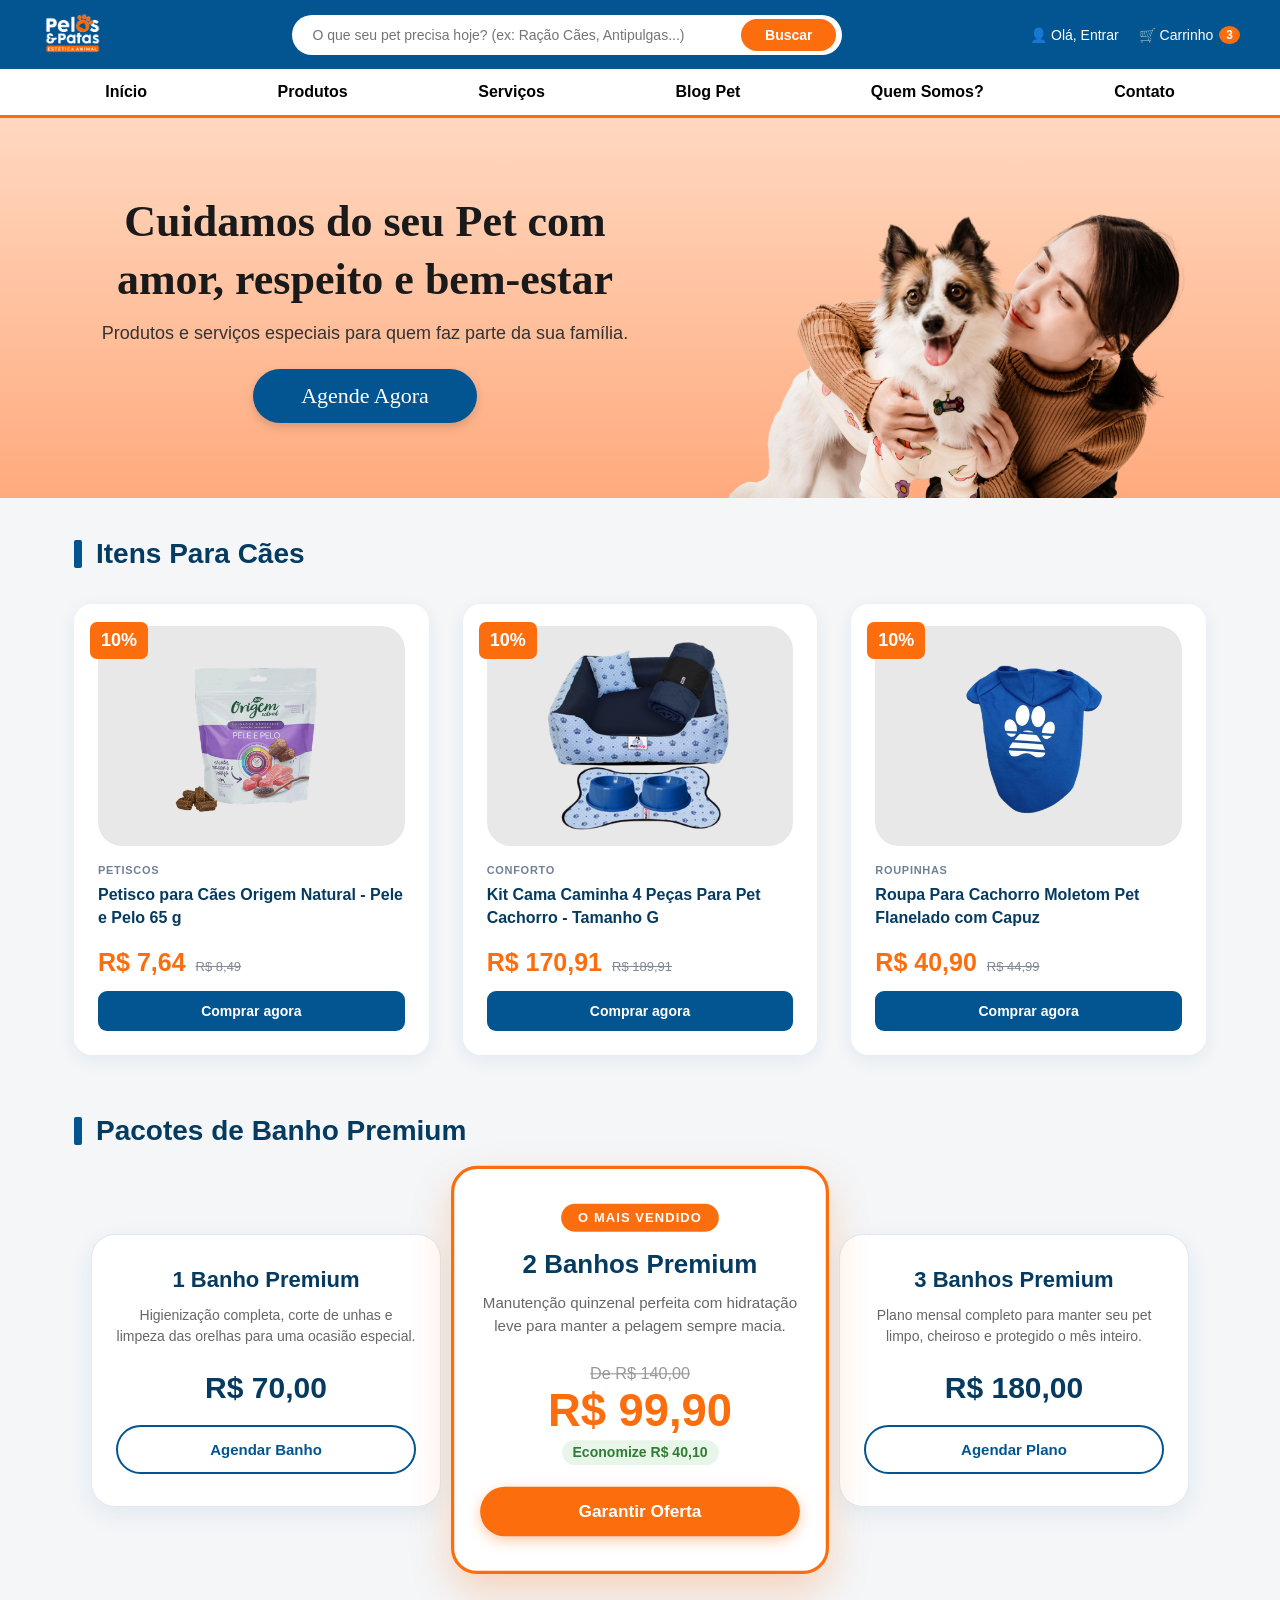
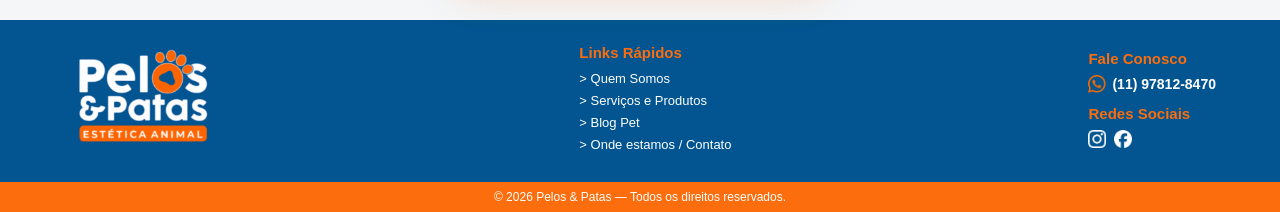
<file: index.html>
<!DOCTYPE html>
<html lang="pt-BR">
<head>
  <meta charset="UTF-8">
  <meta name="viewport" content="width=device-width, initial-scale=1.0">
  <title>Pelos e Patas - Pet Shop</title>

  <style>
    :root {
      --laranja: #fb6d0d;
      --azul: #025590;
      --azul-escuro: #063b61;
      --cinza-texto: #666;
      --cinza-claro: #f4f6f8;
      --branco: #ffffff;

      /* TÓPICO 7 - Cores semânticas */
      --cor-sucesso: #2e7d32;
      --cor-aviso: #996000;
      --cor-erro: #b42318;
    }

    * {
      box-sizing: border-box;
      margin: 0;
      padding: 0;
    }

    /* TÓPICO 3 - Scroll suave */
    html {
      scroll-behavior: smooth;
    }

    body {
      font-family: Arial, sans-serif;
      background: var(--cinza-claro);
      color: var(--azul-escuro);
      overflow-x: hidden;

      /* AJUSTE: Remove o espaço entre header e banner */
      padding-top: 118px;
    }

    section[id],
    main[id],
    footer[id] {
      scroll-margin-top: 135px;
    }

    /* HEADER FIXO NO TOPO */
    .fixed-header {
      position: fixed;
      top: 0;
      left: 0;
      width: 100%;
      z-index: 1000;

      /* AJUSTE: Remove a sombra que separava o banner */
      box-shadow: none;
    }

    /* BARRA SUPERIOR */
    .top-bar {
      background-color: var(--azul);
      color: var(--branco);
      padding: 12px 40px;
      display: flex;
      align-items: center;
      justify-content: space-between;
      gap: 20px;
    }

    .logo {
      display: flex;
      align-items: center;
      text-decoration: none;
    }

    .logo img {
      height: 45px;
      width: auto;
      object-fit: contain;
    }

    .search-box {
      background: var(--branco);
      border-radius: 30px;
      padding: 4px 6px 4px 20px;
      display: flex;
      align-items: center;
      width: 100%;
      max-width: 550px;
    }

    .search-box input {
      border: none;
      outline: none;
      width: 100%;
      font-size: 14px;
      color: var(--cinza-texto);
    }

    .search-box button {
      background: var(--laranja);
      color: var(--branco);
      border: none;
      padding: 8px 24px;
      border-radius: 20px;
      font-weight: bold;
      cursor: pointer;
      font-size: 14px;
    }

    .user-actions {
      display: flex;
      align-items: center;
      gap: 20px;
      font-size: 14px;
      white-space: nowrap;
    }

    .user-actions a {
      color: var(--branco);
      text-decoration: none;
      display: flex;
      align-items: center;
      gap: 6px;
    }

    .cart-badge {
      background: var(--laranja);
      color: var(--branco);
      border-radius: 50%;
      padding: 2px 7px;
      font-size: 12px;
      font-weight: bold;
    }

    /* MENU DE NAVEGAÇÃO */
    .sub-nav {
      background: var(--branco);
      display: flex;
      justify-content: space-around;
      padding: 14px 40px;
      border-bottom: 3px solid var(--laranja);
    }

    .sub-nav a {
      color: #000;
      text-decoration: none;
      font-weight: bold;
      font-size: 16px;
      transition: color 0.2s ease;
    }

    .sub-nav a:hover {
      color: var(--laranja);
    }

    /* HERO SECTION */
    .hero {
      background: linear-gradient(
        180deg,
        #ffd8c0 0%,
        #ffaa7d 100%
      );
      position: relative;
      display: flex;
      justify-content: center;
      align-items: flex-end;
      height: 380px;
      padding: 0 40px;
      overflow: hidden;
    }

    .hero-container {
      max-width: 1100px;
      width: 100%;
      height: 100%;
      display: flex;
      align-items: center;
      justify-content: space-between;
      position: relative;
    }

    .hero-text {
      max-width: 550px;
      text-align: center;
    }

    /* TÓPICO 6 - HIERARQUIA VISUAL */
    .hero-text h1 {
      font-family: Georgia, serif;
      font-size: 44px;
      color: #1a1a1a;
      font-weight: 700;
      line-height: 1.3;
      margin-bottom: 12px;
    }

    .hero-subtitulo {
      font-size: 18px;
      line-height: 1.5;
      color: #333;
      margin-bottom: 22px;
    }

    .btn-agende {
      display: inline-block;
      background-color: var(--azul);
      color: var(--branco);
      padding: 14px 48px;
      border: none;
      border-radius: 30px;
      font-size: 22px;
      font-family: Georgia, serif;
      cursor: pointer;
      box-shadow: 0 4px 10px rgba(0,0,0,0.15);
      transition: background 0.2s;
      text-decoration: none;
    }

    .btn-agende:hover {
      background-color: var(--azul-escuro);
    }

    .hero-image {
      position: absolute;
      right: 0;
      bottom: 0;
      display: flex;
      align-items: flex-end;
    }

    .hero-image img {
      height: 360px;
      width: auto;
      display: block;
      object-fit: contain;
      vertical-align: bottom;
    }

    /* CATÁLOGO DE PRODUTOS */
    .catalogo {
      max-width: 1180px;
      margin: 40px auto;
      padding: 0 24px;
    }

    .cabecalho {
      display: flex;
      align-items: center;
      gap: 14px;
      margin-bottom: 34px;
    }

    .marca {
      width: 8px;
      height: 28px;
      background: var(--azul);
      border-radius: 2px;
    }

    .cabecalho h2 {
      font-size: 28px;
      color: var(--azul-escuro);
    }

    .produtos {
      display: grid;
      grid-template-columns: repeat(3, 1fr);
      gap: 34px;
    }

    /* TÓPICO 6 - Cards com hierarquia visual clean */
    .card {
      position: relative;
      overflow: hidden;
      background: var(--branco);
      border-radius: 18px;
      box-shadow: 0 5px 18px rgba(2,85,144,0.08);
      transition: transform 0.2s ease,
                  box-shadow 0.2s ease;
      display: flex;
      flex-direction: column;
    }

    .card:hover {
      transform: translateY(-5px);
      box-shadow: 0 12px 26px rgba(2,85,144,0.13);
    }

    .desconto {
      position: absolute;
      top: 18px;
      left: 16px;
      z-index: 2;
      padding: 8px 11px;
      background: var(--laranja);
      color: var(--branco);
      font-size: 18px;
      font-weight: bold;
      border-radius: 7px;
    }

    .imagem-produto {
      display: flex;
      align-items: center;
      justify-content: center;
      height: 220px;
      margin: 22px 24px 0;
      background: #e8e8e8;
      border-radius: 24px;
      overflow: hidden;
      padding: 16px;
    }

    .imagem-produto img {
      width: 100%;
      height: 100%;
      object-fit: contain;
    }

    .conteudo {
      padding: 18px 24px 24px;
      display: flex;
      flex-direction: column;
      flex-grow: 1;
    }

    /* Categoria com menor destaque visual */
    .categoria {
      margin-bottom: 7px;
      color: #718096;
      font-size: 11px;
      font-weight: bold;
      text-transform: uppercase;
      letter-spacing: 0.7px;
    }

    /* Nome do produto */
    .produto-nome {
      min-height: 0;
      margin-bottom: 18px;
      color: var(--azul-escuro);
      font-size: 16px;
      font-weight: 600;
      line-height: 1.45;
    }

    /* TÓPICO 6 - Preços na mesma linha */
    .precos {
      display: flex;
      align-items: baseline;
      flex-wrap: wrap;
      gap: 10px;
      margin-top: auto;
      margin-bottom: 14px;
    }

    .preco-antigo {
      color: #808993;
      font-size: 13px;
      font-weight: normal;
      text-decoration: line-through;
    }

    .preco-atual {
      color: var(--laranja);
      font-size: 25px;
      font-weight: 700;
      line-height: 1.2;
    }

    .comprar {
      width: 100%;
      margin-top: 0;
      padding: 12px;
      border: none;
      border-radius: 9px;
      background: var(--azul);
      color: var(--branco);
      font-size: 14px;
      font-weight: bold;
      cursor: pointer;
    }

    .comprar:hover {
      background: var(--azul-escuro);
    }

    /* SEÇÃO DE SERVIÇOS */
    .servicos-section {
      max-width: 1180px;
      margin: 60px auto 40px;
      padding: 0 24px;
    }

    .servicos-grid {
      display: flex;
      align-items: center;
      justify-content: center;
      gap: 24px;
      margin-top: 20px;
    }

    .card-servico {
      background: var(--branco);
      border-radius: 24px;
      padding: 32px 24px;
      flex: 1;
      max-width: 350px;
      box-shadow: 0 8px 24px rgba(2,85,144,0.08);
      border: 1px solid #e2e8f0;
      display: flex;
      flex-direction: column;
      align-items: center;
      text-align: center;
      transition: transform 0.3s ease,
                  box-shadow 0.3s ease;
    }

    .card-servico:hover {
      transform: translateY(-5px);
    }

    .card-servico .servico-titulo {
      font-size: 22px;
      color: var(--azul-escuro);
      margin-bottom: 12px;
    }

    .card-servico .servico-descricao {
      font-size: 14px;
      color: var(--cinza-texto);
      line-height: 1.5;
      margin-bottom: 24px;
      flex-grow: 1;
    }

    .card-servico .servico-preco {
      font-size: 30px;
      font-weight: bold;
      color: var(--azul-escuro);
      margin-bottom: 20px;
    }

    .btn-servico {
      display: block;
      width: 100%;
      padding: 14px;
      border-radius: 30px;
      border: 2px solid var(--azul);
      background: transparent;
      color: var(--azul);
      font-size: 15px;
      font-weight: bold;
      text-align: center;
      text-decoration: none;
      cursor: pointer;
      transition: all 0.2s ease;
    }

    .btn-servico:hover {
      background: var(--azul);
      color: var(--branco);
    }

    /* CARD DESTAQUE */
    .card-servico.destaque {
      border: 3px solid var(--laranja);
      transform: scale(1.08);
      box-shadow: 0 16px 36px rgba(251,109,13,0.25);
      position: relative;
      z-index: 2;
    }

    .card-servico.destaque:hover {
      transform: scale(1.10);
    }

    .tag-destaque {
      background: var(--laranja);
      color: var(--branco);
      font-size: 12px;
      font-weight: bold;
      letter-spacing: 1px;
      padding: 6px 16px;
      border-radius: 20px;
      margin-bottom: 16px;
      text-transform: uppercase;
    }

    .card-servico.destaque .servico-titulo {
      font-size: 24px;
      color: var(--azul-escuro);
    }

    .preco-promocional {
      display: flex;
      flex-direction: column;
      align-items: center;
      margin-bottom: 20px;
    }

    .preco-promocional .de {
      font-size: 15px;
      color: #999;
      text-decoration: line-through;
    }

    .preco-promocional .por {
      font-size: 42px;
      font-weight: bold;
      color: var(--laranja);
      line-height: 1.1;
      margin: 4px 0;
    }

    /* TÓPICO 7 - Verde semântico para economia */
    .preco-promocional .economia {
      font-size: 13px;
      font-weight: bold;
      color: var(--cor-sucesso);
      background: #e8f5e9;
      padding: 4px 10px;
      border-radius: 12px;
    }

    .btn-servico-destaque {
      display: block;
      width: 100%;
      padding: 14px;
      border-radius: 30px;
      border: none;
      background: var(--laranja);
      color: var(--branco);
      font-size: 16px;
      font-weight: bold;
      text-align: center;
      text-decoration: none;
      cursor: pointer;
      box-shadow: 0 4px 12px rgba(251,109,13,0.35);
      transition: background 0.2s ease;
    }

    .btn-servico-destaque:hover {
      background: #e05e07;
    }

    /* RODAPÉ COMPLETO */
    .site-footer {
      background-color: var(--azul);
      color: var(--branco);
      margin-top: 60px;
    }

    .footer-content {
      max-width: 1200px;
      margin: 0 auto;
      padding: 24px;
      display: flex;
      justify-content: space-between;
      align-items: center;
      gap: 30px;
      flex-wrap: wrap;
    }

    .footer-col-logo {
      display: flex;
      flex-direction: column;
      align-items: flex-start;
    }

    .footer-logo img {
      height: auto;
      max-height: 110px;
      width: auto;
      object-fit: contain;
    }

    .footer-col h3 {
      color: var(--laranja);
      font-size: 15px;
      margin-bottom: 8px;
    }

    .footer-col ul {
      list-style: none;
    }

    .footer-col li {
      margin-bottom: 4px;
    }

    .footer-col a {
      color: var(--branco);
      text-decoration: none;
      font-size: 13px;
    }

    .footer-col a:hover {
      text-decoration: underline;
    }

    .contact-item {
      display: flex;
      align-items: center;
      gap: 6px;
      font-size: 14px;
      font-weight: bold;
      margin-bottom: 12px;
    }

    .contact-item img {
      width: 18px;
      height: 18px;
      object-fit: contain;
    }

    .social-icons {
      display: flex;
      gap: 8px;
    }

    .social-icons img {
      width: 18px;
      height: 18px;
      object-fit: contain;
    }

    .footer-bottom {
      background-color: var(--laranja);
      text-align: center;
      padding: 8px;
      font-size: 12px;
      font-weight: normal;
      color: var(--branco);
    }

    /* =============================================
       TÓPICO 8 - DESIGN RESPONSIVO
       ============================================= */

    /* Imagens fluidas */
    img {
      max-width: 100%;
    }

    /* TABLETS */
    @media (max-width: 900px) {
      .fixed-header {
        position: relative;
      }

      body {
        padding-top: 0;
      }

      section[id],
      main[id],
      footer[id] {
        scroll-margin-top: 20px;
      }

      .top-bar {
        flex-direction: column;
        padding: 12px 20px;
      }

      .sub-nav {
        flex-wrap: wrap;
        justify-content: center;
        gap: 16px;
        padding: 14px 20px;
      }

      .search-box {
        max-width: 100%;
      }

      .user-actions {
        flex-wrap: wrap;
        justify-content: center;
      }

      .hero {
        height: auto;
        padding: 32px 20px 0;
      }

      .hero-container {
        height: auto;
        flex-direction: column;
        text-align: center;
        gap: 24px;
      }

      .hero-text {
        max-width: 100%;
      }

      .hero-image {
        position: static;
        right: 0;
      }

      .hero-image img {
        height: auto;
        max-height: 280px;
        max-width: 100%;
      }

      /* Dois produtos por linha */
      .produtos {
        grid-template-columns: repeat(2, minmax(0, 1fr));
        gap: 20px;
      }

      .servicos-grid {
        flex-direction: column;
      }

      .card-servico {
        width: 100%;
        max-width: 430px;
      }

      .card-servico.destaque,
      .card-servico.destaque:hover {
        transform: none;
      }

      .footer-content {
        flex-direction: column;
        gap: 24px;
      }
    }

    /* CELULARES */
    @media (max-width: 600px) {
      .top-bar {
        padding: 14px;
      }

      .search-box input {
        min-width: 0;
      }

      .search-box button {
        padding: 8px 12px;
      }

      .hero-text h1 {
        font-size: 30px;
      }

      .hero-subtitulo {
        font-size: 16px;
      }

      .btn-agende {
        font-size: 18px;
        padding: 12px 30px;
      }

      /* Um produto por linha */
      .produtos {
        grid-template-columns: 1fr;
      }

      .cabecalho h2 {
        font-size: 24px;
      }

      .catalogo,
      .servicos-section {
        padding: 0 16px;
      }
    }
  </style>
</head>

<body>

  <!-- HEADER FIXO NO TOPO -->
  <header class="fixed-header">
    <div class="top-bar">
      <a href="#inicio" class="logo">
        <img src="assets/logo.png" alt="Pelos & Patas - Ir para início">
      </a>

      <div class="search-box">
        <input type="text" placeholder="O que seu pet precisa hoje? (ex: Ração Cães, Antipulgas...)">
        <button type="submit">Buscar</button>
      </div>

      <div class="user-actions">
        <a href="#">👤 Olá, Entrar</a>
        <a href="#">
          🛒 Carrinho <span class="cart-badge">3</span>
        </a>
      </div>
    </div>

    <!-- NAVEGAÇÃO -->
    <nav class="sub-nav">
      <a href="#inicio">Início</a>
      <a href="#produtos">Produtos</a>
      <a href="#servicos">Serviços</a>
      <a href="blog.html">Blog Pet</a>
      <a href="quem-somos.html">Quem Somos?</a>
      <a href="#contato">Contato</a>
    </nav>
  </header>

  <!-- HERO SECTION (#inicio) -->
  <section id="inicio" class="hero">
    <div class="hero-container">

      <div class="hero-text">

        <!-- TÓPICO 6 - HIERARQUIA VISUAL -->
        <h1>
          Cuidamos do seu Pet com amor, respeito e bem-estar
        </h1>

        <p class="hero-subtitulo">
          Produtos e serviços especiais para quem faz parte da sua família.
        </p>

        <a href="servicos.html" class="btn-agende">
          Agende Agora
        </a>
      </div>

      <div class="hero-image">
        <img
          src="assets/mulher.png?v=2"
          alt="Mulher com cachorro no colo"
        >
      </div>

    </div>
  </section>

  <!-- CATÁLOGO DE PRODUTOS (#produtos) -->
  <main id="produtos" class="catalogo">

    <div class="cabecalho">
      <span class="marca"></span>
      <h2>Itens Para Cães</h2>
    </div>

    <section class="produtos">

      <!-- CARD 1 -->
      <article class="card">

        <span class="desconto">10%</span>

        <div class="imagem-produto">
          <img
            src="assets/petisco.png"
            alt="Petisco Natural"
          >
        </div>

        <div class="conteudo">
          <p class="categoria">Petiscos</p>

          <h3 class="produto-nome">
            Petisco para Cães Origem Natural - Pele e Pelo 65 g
          </h3>

          <!-- TÓPICO 6: Preços organizados -->
          <div class="precos">
            <p class="preco-atual">R$ 7,64</p>
            <p class="preco-antigo">R$ 8,49</p>
          </div>

          <button class="comprar">
            Comprar agora
          </button>
        </div>

      </article>

      <!-- CARD 2 -->
      <article class="card">

        <span class="desconto">10%</span>

        <div class="imagem-produto">
          <img
            src="assets/casinha.png"
            alt="Kit Cama Caminha"
          >
        </div>

        <div class="conteudo">
          <p class="categoria">Conforto</p>

          <h3 class="produto-nome">
            Kit Cama Caminha 4 Peças Para Pet Cachorro - Tamanho G
          </h3>

          <div class="precos">
            <p class="preco-atual">R$ 170,91</p>
            <p class="preco-antigo">R$ 189,91</p>
          </div>

          <button class="comprar">
            Comprar agora
          </button>
        </div>

      </article>

      <!-- CARD 3 -->
      <article class="card">

        <span class="desconto">10%</span>

        <div class="imagem-produto">
          <img
            src="assets/roupa.png"
            alt="Roupa Moletom"
          >
        </div>

        <div class="conteudo">
          <p class="categoria">Roupinhas</p>

          <h3 class="produto-nome">
            Roupa Para Cachorro Moletom Pet Flanelado com Capuz
          </h3>

          <div class="precos">
            <p class="preco-atual">R$ 40,90</p>
            <p class="preco-antigo">R$ 44,99</p>
          </div>

          <button class="comprar">
            Comprar agora
          </button>
        </div>

      </article>

    </section>
  </main>

  <!-- SEÇÃO DE SERVIÇOS (#servicos) -->
  <section id="servicos" class="servicos-section">

    <div class="cabecalho">
      <span class="marca"></span>
      <h2>Pacotes de Banho Premium</h2>
    </div>

    <div class="servicos-grid">

      <!-- 1 BANHO -->
      <article class="card-servico">

        <h3 class="servico-titulo">
          1 Banho Premium
        </h3>

        <p class="servico-descricao">
          Higienização completa, corte de unhas e limpeza das orelhas para uma ocasião especial.
        </p>

        <div class="servico-preco">
          R$ 70,00
        </div>

        <a href="servicos.html" class="btn-servico">
          Agendar Banho
        </a>

      </article>

      <!-- 2 BANHOS - DESTAQUE -->
      <article class="card-servico destaque">

        <span class="tag-destaque">
          O Mais Vendido
        </span>

        <h3 class="servico-titulo">
          2 Banhos Premium
        </h3>

        <p class="servico-descricao">
          Manutenção quinzenal perfeita com hidratação leve para manter a pelagem sempre macia.
        </p>

        <div class="preco-promocional">
          <span class="de">
            De R$ 140,00
          </span>

          <span class="por">
            R$ 99,90
          </span>

          <!-- TÓPICO 7: Verde para indicar economia -->
          <span class="economia">
            Economize R$ 40,10
          </span>
        </div>

        <a
          href="servicos.html"
          class="btn-servico-destaque"
        >
          Garantir Oferta
        </a>

      </article>

      <!-- 3 BANHOS -->
      <article class="card-servico">

        <h3 class="servico-titulo">
          3 Banhos Premium
        </h3>

        <p class="servico-descricao">
          Plano mensal completo para manter seu pet limpo, cheiroso e protegido o mês inteiro.
        </p>

        <div class="servico-preco">
          R$ 180,00
        </div>

        <a href="servicos.html" class="btn-servico">
          Agendar Plano
        </a>

      </article>

    </div>
  </section>

  <!-- RODAPÉ E CONTATO (#contato) -->
  <footer id="contato" class="site-footer">

    <div class="footer-content">

      <div class="footer-col-logo">
        <a href="#inicio" class="footer-logo">
          <img
            src="assets/logo2.png"
            alt="Pelos & Patas Estética Animal"
          >
        </a>
      </div>

      <div class="footer-col">
        <h3>Links Rápidos</h3>

        <ul>
          <li>
            <a href="quem-somos.html">
              &gt; Quem Somos
            </a>
          </li>

          <li>
            <a href="servicos.html">
              &gt; Serviços e Produtos
            </a>
          </li>

          <li>
            <a href="blog.html">
              &gt; Blog Pet
            </a>
          </li>

          <li>
            <a href="#contato">
              &gt; Onde estamos / Contato
            </a>
          </li>
        </ul>
      </div>

      <div class="footer-col">

        <h3>Fale Conosco</h3>

        <div class="contact-item">
          <img
            src="assets/whatsapp.png"
            alt="WhatsApp"
          >
          <span>(11) 97812-8470</span>
        </div>

        <h3>Redes Sociais</h3>

        <div class="social-icons">
          <a href="#" title="Instagram">
            <img
              src="assets/instagram.png"
              alt="Instagram"
            >
          </a>

          <a href="#" title="Facebook">
            <img
              src="assets/facebook.png"
              alt="Facebook"
            >
          </a>
        </div>

      </div>

    </div>

    <div class="footer-bottom">
      &copy; 2026 Pelos & Patas — Todos os direitos reservados.
    </div>

  </footer>

</body>
</html>
</file>
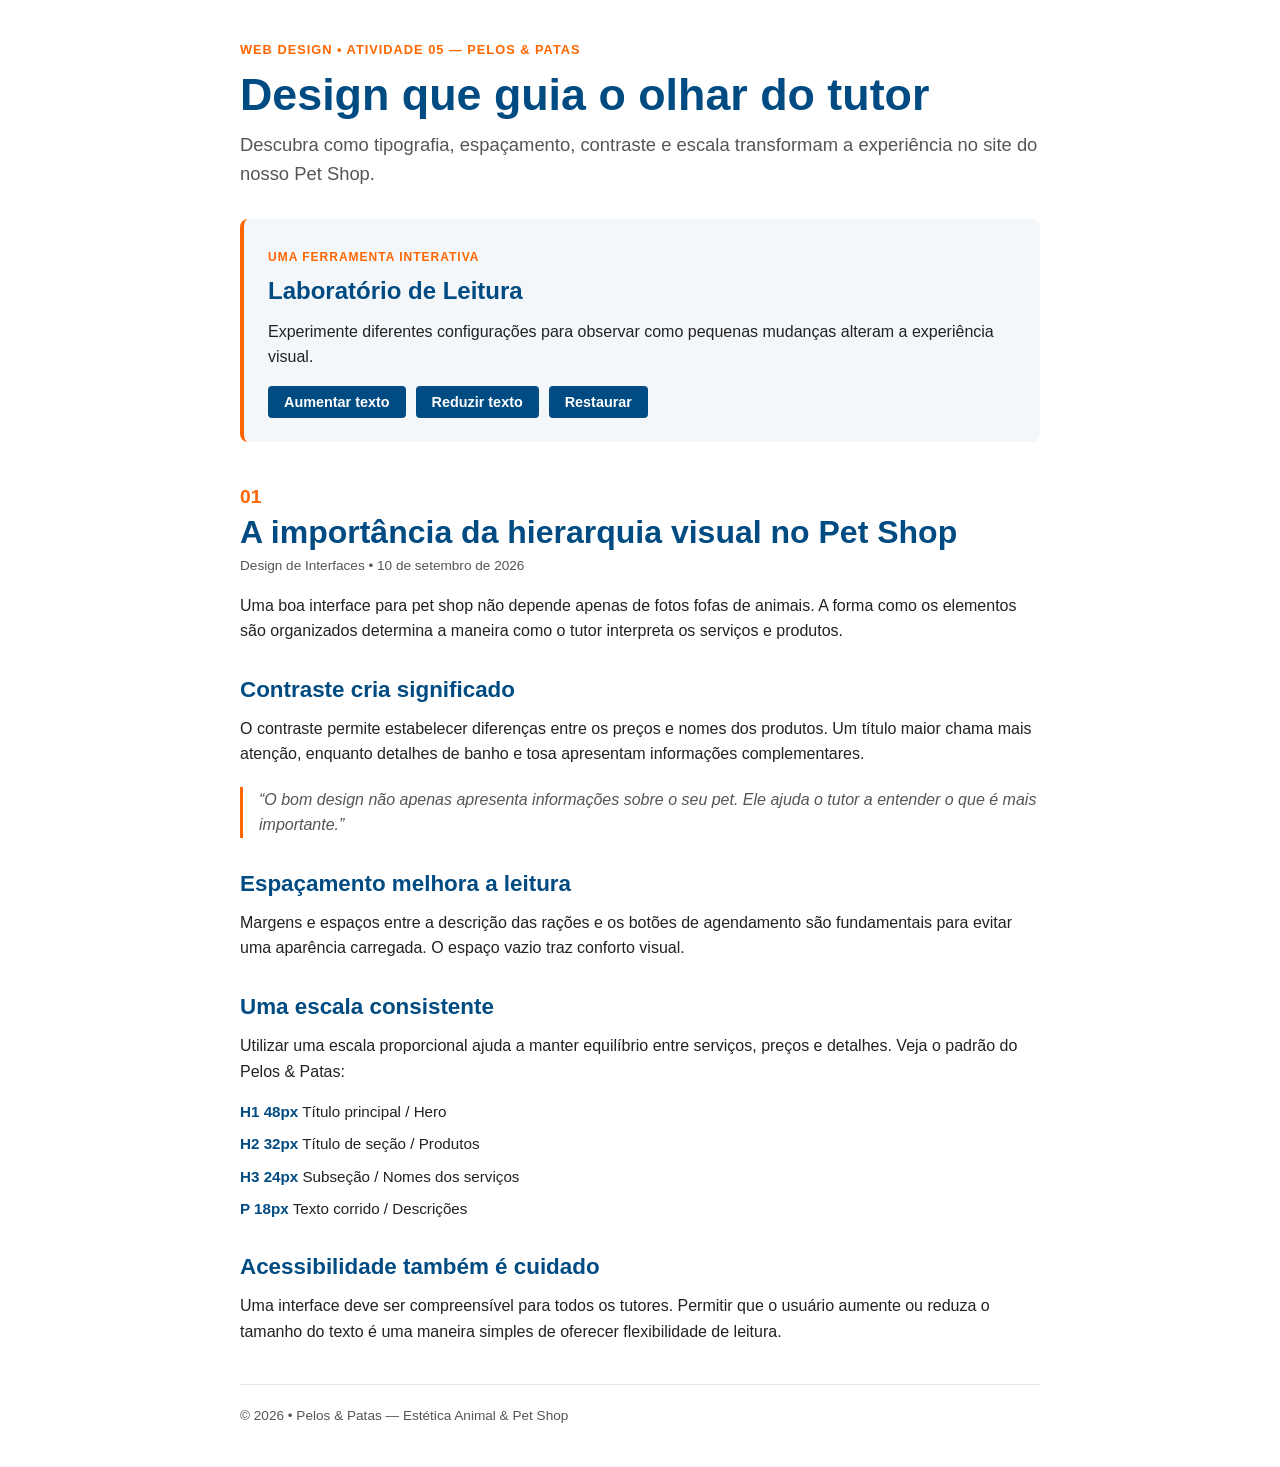
<file: guia-de-estilo/index.html>
<!DOCTYPE html>
<html lang="pt-BR">
<head>
  <meta charset="UTF-8">
  <meta name="viewport" content="width=device-width, initial-scale=1.0">
  <title>Pelos & Patas - Guia Tipográfico e Hierarquia Visual</title>
  <link rel="stylesheet" href="style.css">
</head>
<body>

  <header class="top-header">
    <p class="breadcrumbs">WEB DESIGN • ATIVIDADE 05 — Pelos &amp; Patas</p>
    <h1>Design que guia o olhar do tutor</h1>
    <p class="subtitle">Descubra como tipografia, espaçamento, contraste e escala transformam a experiência no site do nosso Pet Shop.</p>
  </header>

  <main class="main-content">
    
    <!-- FERRAMENTA INTERATIVA -->
    <section class="interactive-lab">
      <span class="tag-label">UMA FERRAMENTA INTERATIVA</span>
      <h2>Laboratório de Leitura</h2>
      <p>Experimente diferentes configurações para observar como pequenas mudanças alteram a experiência visual.</p>
      
      <div class="controls">
        <button id="btnIncrease">Aumentar texto</button>
        <button id="btnDecrease">Reduzir texto</button>
        <button id="btnReset">Restaurar</button>
      </div>
    </section>

    <!-- CONTEÚDO DO ARTIGO -->
    <article class="article-body" id="readableContent">
      <span class="step-number">01</span>
      <h2>A importância da hierarquia visual no Pet Shop</h2>
      <p class="meta-info">Design de Interfaces • 10 de setembro de 2026</p>
      
      <p>Uma boa interface para pet shop não depende apenas de fotos fofas de animais. A forma como os elementos são organizados determina a maneira como o tutor interpreta os serviços e produtos.</p>

      <h3>Contraste cria significado</h3>
      <p>O contraste permite estabelecer diferenças entre os preços e nomes dos produtos. Um título maior chama mais atenção, enquanto detalhes de banho e tosa apresentam informações complementares.</p>
      
      <blockquote>
        “O bom design não apenas apresenta informações sobre o seu pet. Ele ajuda o tutor a entender o que é mais importante.”
      </blockquote>

      <h3>Espaçamento melhora a leitura</h3>
      <p>Margens e espaços entre a descrição das rações e os botões de agendamento são fundamentais para evitar uma aparência carregada. O espaço vazio traz conforto visual.</p>

      <h3>Uma escala consistente</h3>
      <p>Utilizar uma escala proporcional ajuda a manter equilíbrio entre serviços, preços e detalhes. Veja o padrão do Pelos &amp; Patas:</p>

      <ul class="scale-list">
        <li><strong>H1 48px</strong> Título principal / Hero</li>
        <li><strong>H2 32px</strong> Título de seção / Produtos</li>
        <li><strong>H3 24px</strong> Subseção / Nomes dos serviços</li>
        <li><strong>P 18px</strong> Texto corrido / Descrições</li>
      </ul>

      <h3>Acessibilidade também é cuidado</h3>
      <p>Uma interface deve ser compreensível para todos os tutores. Permitir que o usuário aumente ou reduza o tamanho do texto é uma maneira simples de oferecer flexibilidade de leitura.</p>
    </article>

  </main>

  <footer class="main-footer">
    <p>&copy; 2026 • Pelos &amp; Patas — Estética Animal &amp; Pet Shop</p>
  </footer>

  <script src="script.js"></script>
</body>
</html>
</file>
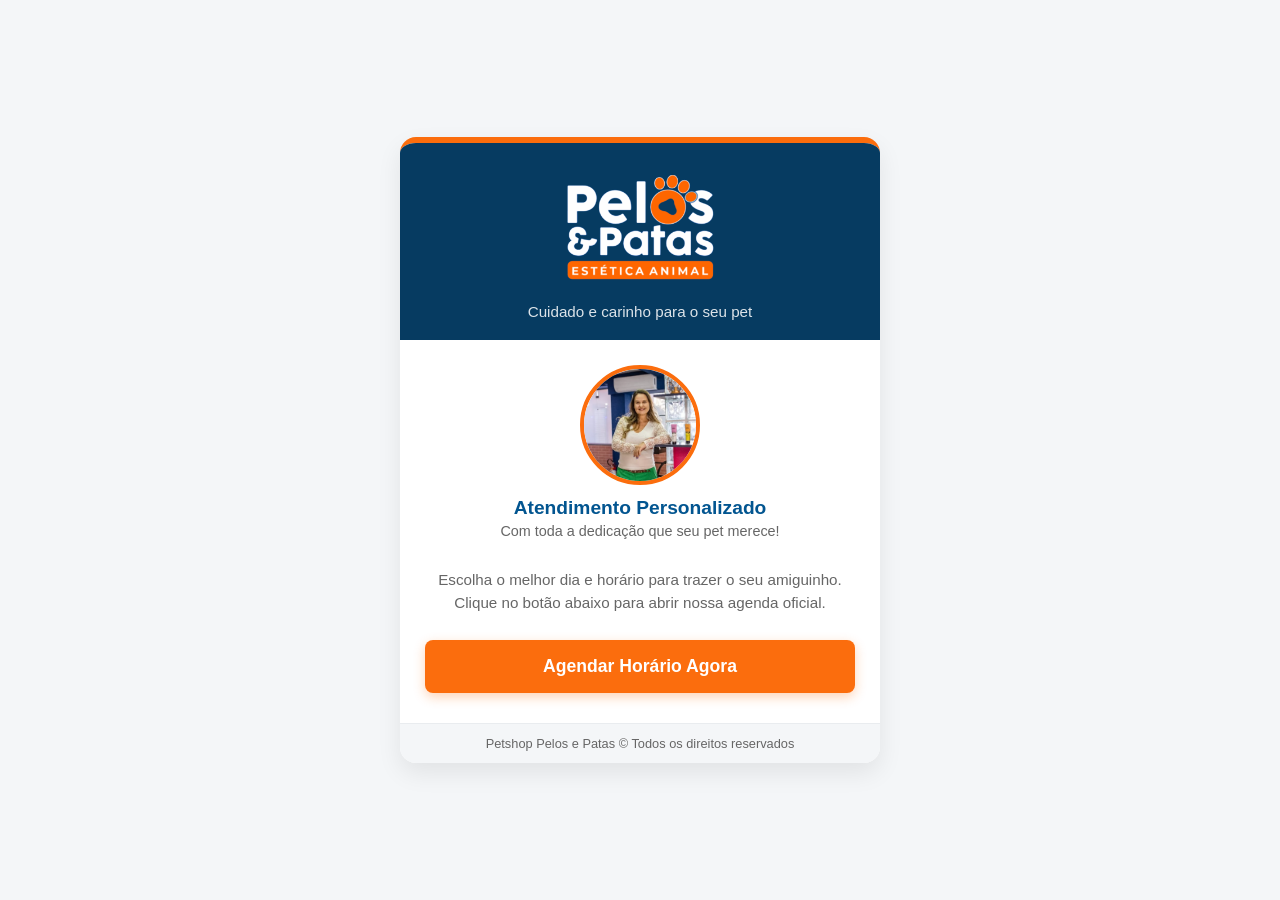
<file: agendamento.html>
<!DOCTYPE html>
<html lang="pt-BR">
<head>
  <meta charset="UTF-8">
  <meta name="viewport" content="width=device-width, initial-scale=1.0">
  <title>Pelos e Patas - Agendamento</title>
  <style>
    :root {
      --laranja: #fb6d0d;
      --azul: #025590;
      --azul-escuro: #063b61;
      --cinza-texto: #666;
      --cinza-claro: #f4f6f8;
      --branco: #ffffff;
    }

    * {
      box-sizing: border-box;
      margin: 0;
      padding: 0;
      font-family: 'Segoe UI', Roboto, Helvetica, Arial, sans-serif;
    }

    body {
      background-color: var(--cinza-claro);
      color: var(--cinza-texto);
      display: flex;
      justify-content: center;
      align-items: center;
      min-height: 100vh;
      padding: 20px;
    }

    .card {
      background-color: var(--branco);
      border-radius: 16px;
      box-shadow: 0 10px 25px rgba(0, 0, 0, 0.08);
      width: 100%;
      max-width: 480px;
      overflow: hidden;
      text-align: center;
      border-top: 6px solid var(--laranja);
    }

    .header {
      background-color: var(--azul-escuro);
      color: var(--branco);
      padding: 25px 20px 20px;
      display: flex;
      flex-direction: column;
      align-items: center;
    }

    .header-logo {
      max-width: 180px;
      height: auto;
      margin-bottom: 10px;
    }

    .header p {
      font-size: 0.95rem;
      color: var(--cinza-claro);
      opacity: 0.9;
    }

    .owner-section {
      padding: 25px 20px 15px;
      display: flex;
      flex-direction: column;
      align-items: center;
    }

    .owner-photo-container {
      width: 120px;
      height: 120px;
      border-radius: 50%;
      border: 4px solid var(--laranja);
      overflow: hidden;
      margin-bottom: 12px;
      background-color: #e0e0e0;
      display: flex;
      justify-content: center;
      align-items: center;
    }

    .owner-photo-container img {
      width: 100%;
      height: 100%;
      object-fit: cover;
    }

    .owner-info h2 {
      font-size: 1.2rem;
      color: var(--azul);
      margin-bottom: 4px;
    }

    .owner-info p {
      font-size: 0.9rem;
      color: var(--cinza-texto);
    }

    .content {
      padding: 15px 25px 30px;
    }

    .description {
      font-size: 0.95rem;
      line-height: 1.5;
      margin-bottom: 25px;
      color: var(--cinza-texto);
    }

    .btn-agendar {
      display: inline-block;
      width: 100%;
      background-color: var(--laranja);
      color: var(--branco);
      text-decoration: none;
      padding: 16px;
      border-radius: 8px;
      font-size: 1.1rem;
      font-weight: bold;
      transition: background-color 0.3s ease, transform 0.2s ease;
      box-shadow: 0 4px 12px rgba(251, 109, 13, 0.3);
    }

    .btn-agendar:hover {
      background-color: #e05e07;
      transform: translateY(-2px);
    }

    .footer {
      background-color: var(--cinza-claro);
      padding: 12px;
      font-size: 0.8rem;
      color: var(--cinza-texto);
      border-top: 1px solid #e9ecef;
    }
  </style>
</head>
<body>

  <div class="card">
    <div class="header">
      <img src="assets/logo.png" alt="Pelos e Patas" class="header-logo">
      <p>Cuidado e carinho para o seu pet</p>
    </div>

    <div class="owner-section">
      <div class="owner-photo-container">
        <img src="assets/dona.png" alt="Foto da Proprietária">
      </div>
      <div class="owner-info">
        <h2>Atendimento Personalizado</h2>
        <p>Com toda a dedicação que seu pet merece!</p>
      </div>
    </div>

    <div class="content">
      <p class="description">
        Escolha o melhor dia e horário para trazer o seu amiguinho.<br>
        Clique no botão abaixo para abrir nossa agenda oficial.
      </p>

      <a 
        href="https://calendar.google.com/calendar/u/0/appointments/schedules/AcZssZ2skykkF4lFEv_yyOxAqeYIDRTMxUdp8b5LFe5i45ESJmlV9NUrmgjtGtX_gYsRcBiy5PBP9KyB" 
        target="_blank" 
        rel="noopener noreferrer" 
        class="btn-agendar">
        Agendar Horário Agora
      </a>
    </div>

    <div class="footer">
      Petshop Pelos e Patas &copy; Todos os direitos reservados
    </div>
  </div>

</body>
</html>
</file>
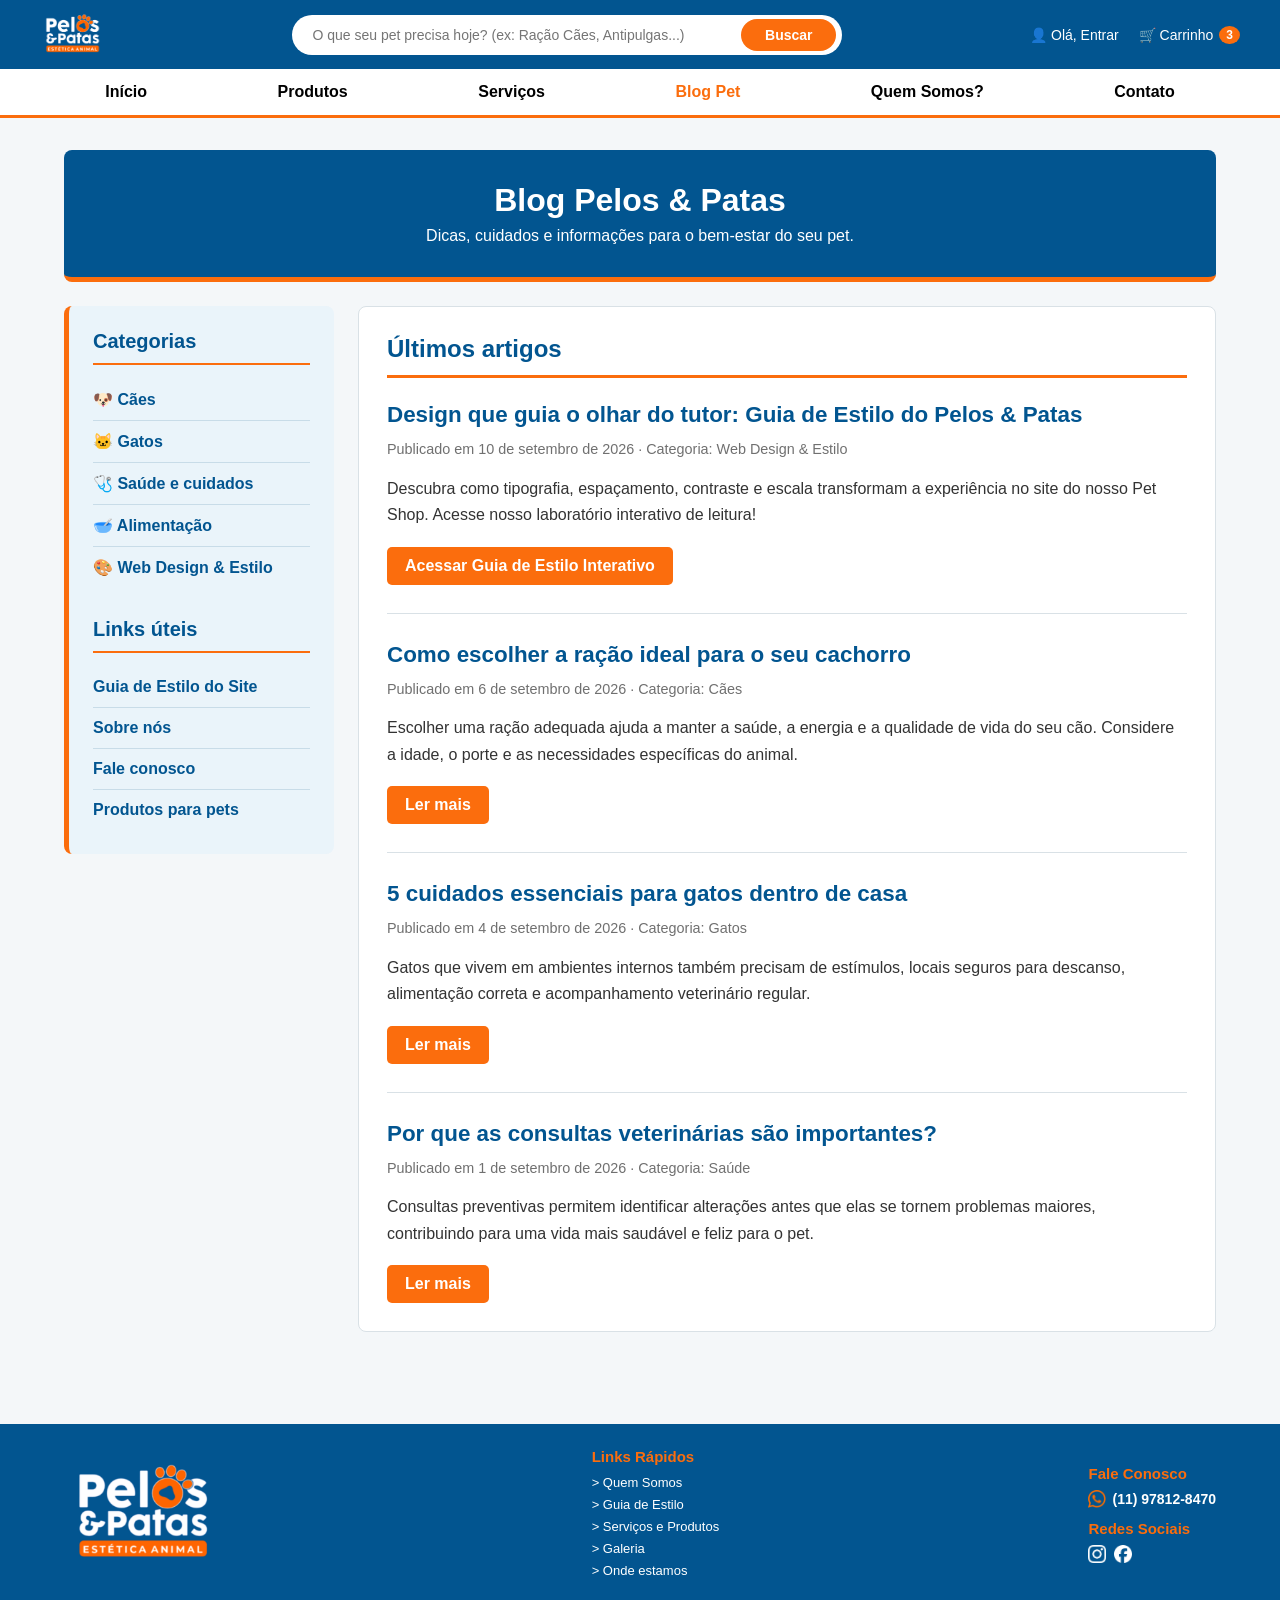
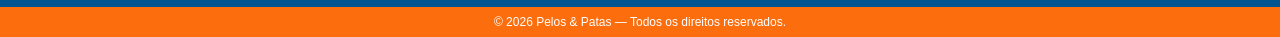
<file: blog.html>
<!DOCTYPE html>
<html lang="pt-BR">
<head>
  <meta charset="UTF-8">
  <meta name="viewport" content="width=device-width, initial-scale=1.0">
  <title>Blog Pet | Pelos & Patas</title>

  <style>
    :root {
      --azul-pelos-patas: #025590;
      --laranja-pelos-patas: #fb6d0d;
      --branco: #ffffff;
      --cinza-fundo: #f4f7f9;
      --cinza-borda: #d9e1e6;
      --texto: #333333;
    }

    * {
      margin: 0;
      padding: 0;
      box-sizing: border-box;
    }

    body {
      background-color: var(--cinza-fundo);
      color: var(--texto);
      font-family: Arial, Helvetica, sans-serif;
    }

    /* HEADER */
    header {
      width: 100%;
    }

    .top-bar {
      background-color: var(--azul-pelos-patas);
      color: var(--branco);
      padding: 12px 40px;
      display: flex;
      align-items: center;
      justify-content: space-between;
      gap: 20px;
    }

    .logo {
      display: flex;
      align-items: center;
      text-decoration: none;
    }

    .logo img {
      height: 45px;
      width: auto;
      object-fit: contain;
    }

    .search-box {
      background: var(--branco);
      border-radius: 30px;
      padding: 4px 6px 4px 20px;
      display: flex;
      align-items: center;
      width: 100%;
      max-width: 550px;
    }

    .search-box input {
      border: none;
      outline: none;
      width: 100%;
      font-size: 14px;
      color: #666;
    }

    .search-box button {
      background: var(--laranja-pelos-patas);
      color: var(--branco);
      border: none;
      padding: 8px 24px;
      border-radius: 20px;
      font-weight: bold;
      cursor: pointer;
      font-size: 14px;
    }

    .user-actions {
      display: flex;
      align-items: center;
      gap: 20px;
      font-size: 14px;
      white-space: nowrap;
    }

    .user-actions a {
      color: var(--branco);
      text-decoration: none;
      display: flex;
      align-items: center;
      gap: 6px;
    }

    .cart-badge {
      background: var(--laranja-pelos-patas);
      color: var(--branco);
      border-radius: 50%;
      padding: 2px 7px;
      font-size: 12px;
      font-weight: bold;
    }

    .sub-nav {
      background: var(--branco);
      display: flex;
      justify-content: space-around;
      padding: 14px 40px;
      border-bottom: 3px solid var(--laranja-pelos-patas);
    }

    .sub-nav a {
      color: #000000;
      text-decoration: none;
      font-weight: bold;
      font-size: 16px;
      transition: color 0.2s ease;
    }

    .sub-nav a:hover,
    .sub-nav a.active {
      color: var(--laranja-pelos-patas);
    }

    /* GRID SYSTEM */
    .grid-container {
      display: grid;
      grid-template-columns: repeat(12, 1fr);
      gap: 24px;
      max-width: 1200px;
      margin: 0 auto;
      padding: 32px 24px;
    }

    .col-12 { grid-column: span 12; }
    .col-9 { grid-column: span 9; }
    .col-3 { grid-column: span 3; }

    /* BLOG HEADER */
    .blog-header {
      background-color: var(--azul-pelos-patas);
      color: var(--branco);
      padding: 32px;
      border-radius: 8px;
      border-bottom: 5px solid var(--laranja-pelos-patas);
      text-align: center;
    }

    .blog-header h1 {
      margin-bottom: 8px;
      font-size: 2rem;
    }

    .blog-header p {
      font-size: 1rem;
    }

    /* SIDEBAR */
    .sidebar {
      height: fit-content;
      background-color: #eaf4fa;
      border-left: 5px solid var(--laranja-pelos-patas);
      border-radius: 8px;
      padding: 24px;
    }

    .sidebar h2 {
      color: var(--azul-pelos-patas);
      font-size: 1.25rem;
      margin-bottom: 14px;
      padding-bottom: 10px;
      border-bottom: 2px solid var(--laranja-pelos-patas);
    }

    .sidebar h2:not(:first-child) {
      margin-top: 30px;
    }

    .sidebar ul {
      list-style: none;
    }

    .sidebar li {
      padding: 11px 0;
      border-bottom: 1px solid #c8dce8;
    }

    .sidebar li:last-child {
      border-bottom: none;
    }

    .sidebar a {
      color: var(--azul-pelos-patas);
      text-decoration: none;
      font-weight: 600;
    }

    .sidebar a:hover {
      color: var(--laranja-pelos-patas);
    }

    /* CONTEÚDO PRINCIPAL */
    .content {
      background-color: var(--branco);
      border: 1px solid var(--cinza-borda);
      border-radius: 8px;
      padding: 28px;
    }

    .content-title {
      color: var(--azul-pelos-patas);
      margin-bottom: 24px;
      padding-bottom: 12px;
      border-bottom: 3px solid var(--laranja-pelos-patas);
    }

    .post {
      margin-bottom: 28px;
      padding-bottom: 28px;
      border-bottom: 1px solid var(--cinza-borda);
    }

    .post:last-child {
      margin-bottom: 0;
      padding-bottom: 0;
      border-bottom: none;
    }

    .post h2 {
      color: var(--azul-pelos-patas);
      margin-bottom: 10px;
      font-size: 1.4rem;
    }

    .post-meta {
      color: #707070;
      font-size: 0.9rem;
      margin-bottom: 14px;
    }

    .post p {
      line-height: 1.65;
    }

    .read-more {
      display: inline-block;
      margin-top: 18px;
      padding: 10px 18px;
      background-color: var(--laranja-pelos-patas);
      border-radius: 5px;
      color: var(--branco);
      font-weight: 700;
      text-decoration: none;
    }

    .read-more:hover {
      background-color: #d95700;
    }

    /* RODAPÉ COMPLETO */
    .site-footer {
      background-color: var(--azul-pelos-patas);
      color: var(--branco);
      margin-top: 60px;
    }

    .footer-content {
      max-width: 1200px;
      margin: 0 auto;
      padding: 24px;
      display: flex;
      justify-content: space-between;
      align-items: center;
      gap: 30px;
      flex-wrap: wrap;
    }

    .footer-col-logo {
      display: flex;
      flex-direction: column;
      align-items: flex-start;
    }

    .footer-logo img {
      height: auto;
      max-height: 110px;
      width: auto;
      object-fit: contain;
    }

    .footer-col h3 {
      color: var(--laranja-pelos-patas);
      font-size: 15px;
      margin-bottom: 8px;
    }

    .footer-col ul {
      list-style: none;
    }

    .footer-col li {
      margin-bottom: 4px;
    }

    .footer-col a {
      color: var(--branco);
      text-decoration: none;
      font-size: 13px;
    }

    .footer-col a:hover {
      text-decoration: underline;
    }

    .contact-item {
      display: flex;
      align-items: center;
      gap: 6px;
      font-size: 14px;
      font-weight: bold;
      margin-bottom: 12px;
    }

    .contact-item img {
      width: 18px;
      height: 18px;
      object-fit: contain;
    }

    .social-icons {
      display: flex;
      gap: 8px;
    }

    .social-icons img {
      width: 18px;
      height: 18px;
      object-fit: contain;
    }

    .footer-bottom {
      background-color: var(--laranja-pelos-patas);
      text-align: center;
      padding: 8px;
      font-size: 12px;
      font-weight: normal;
      color: var(--branco);
    }

    @media (max-width: 768px) {
      .top-bar {
        flex-wrap: wrap;
        justify-content: center;
        padding: 12px 16px;
      }

      .search-box {
        order: 3;
        max-width: 100%;
      }

      .sub-nav {
        padding: 14px 16px;
        overflow-x: auto;
      }

      .grid-container {
        grid-template-columns: 1fr;
        gap: 16px;
        padding: 20px 16px;
      }

      .col-3, .col-9 {
        grid-column: span 12;
      }

      .blog-header {
        padding: 24px 18px;
      }

      .blog-header h1 {
        font-size: 1.6rem;
      }

      .content, .sidebar {
        padding: 20px;
      }

      .footer-content {
        flex-direction: column;
        gap: 24px;
      }
    }
  </style>
</head>

<body>

  <!-- HEADER -->
  <header>
    <div class="top-bar">
      <a href="index.html" class="logo">
        <img src="assets/logo.png" alt="Pelos & Patas">
      </a>
      
      <form class="search-box">
        <input type="text" placeholder="O que seu pet precisa hoje? (ex: Ração Cães, Antipulgas...)">
        <button type="submit">Buscar</button>
      </form>

      <div class="user-actions">
        <a href="#">👤 Olá, Entrar</a>
        <a href="#">🛒 Carrinho <span class="cart-badge">3</span></a>
      </div>
    </div>

    <!-- NAVEGAÇÃO CORRIGIDA -->
    <nav class="sub-nav">
      <a href="index.html">Início</a>
      <a href="index.html#caes">Produtos</a>
      <a href="servicos.html">Serviços</a>
      <a href="blog.html" class="active">Blog Pet</a>
      <a href="quem-somos.html">Quem Somos?</a>
      <a href="contato.html">Contato</a>
    </nav>
  </header>

  <!-- GRID CONTAINER -->
  <main class="grid-container">

    <section class="blog-header col-12">
      <h1>Blog Pelos &amp; Patas</h1>
      <p>Dicas, cuidados e informações para o bem-estar do seu pet.</p>
    </section>

    <aside class="sidebar col-3">
      <h2>Categorias</h2>
      <ul>
        <li><a href="#">🐶 Cães</a></li>
        <li><a href="#">🐱 Gatos</a></li>
        <li><a href="#">🩺 Saúde e cuidados</a></li>
        <li><a href="#">🥣 Alimentação</a></li>
        <li><a href="#">🎨 Web Design &amp; Estilo</a></li>
      </ul>

      <h2>Links úteis</h2>
      <ul>
        <li><a href="guia-de-estilo/index.html">Guia de Estilo do Site</a></li>
        <li><a href="quem-somos.html">Sobre nós</a></li>
        <li><a href="contato.html">Fale conosco</a></li>
        <li><a href="index.html#caes">Produtos para pets</a></li>
      </ul>
    </aside>

    <section class="content col-9">
      <h2 class="content-title">Últimos artigos</h2>

      <!-- ARTIGO RECENTE: GUIA DE ESTILO -->
      <article class="post">
        <h2>Design que guia o olhar do tutor: Guia de Estilo do Pelos &amp; Patas</h2>
        <p class="post-meta">Publicado em 10 de setembro de 2026 · Categoria: Web Design &amp; Estilo</p>
        <p>Descubra como tipografia, espaçamento, contraste e escala transformam a experiência no site do nosso Pet Shop. Acesse nosso laboratório interativo de leitura!</p>
        <a href="guia-de-estilo/index.html" class="read-more">Acessar Guia de Estilo Interativo</a>
      </article>

      <article class="post">
        <h2>Como escolher a ração ideal para o seu cachorro</h2>
        <p class="post-meta">Publicado em 6 de setembro de 2026 · Categoria: Cães</p>
        <p>Escolher uma ração adequada ajuda a manter a saúde, a energia e a qualidade de vida do seu cão. Considere a idade, o porte e as necessidades específicas do animal.</p>
        <a href="#" class="read-more">Ler mais</a>
      </article>

      <article class="post">
        <h2>5 cuidados essenciais para gatos dentro de casa</h2>
        <p class="post-meta">Publicado em 4 de setembro de 2026 · Categoria: Gatos</p>
        <p>Gatos que vivem em ambientes internos também precisam de estímulos, locais seguros para descanso, alimentação correta e acompanhamento veterinário regular.</p>
        <a href="#" class="read-more">Ler mais</a>
      </article>

      <article class="post">
        <h2>Por que as consultas veterinárias são importantes?</h2>
        <p class="post-meta">Publicado em 1 de setembro de 2026 · Categoria: Saúde</p>
        <p>Consultas preventivas permitem identificar alterações antes que elas se tornem problemas maiores, contribuindo para uma vida mais saudável e feliz para o pet.</p>
        <a href="#" class="read-more">Ler mais</a>
      </article>
    </section>

  </main>

  <!-- RODAPÉ COMPLETO -->
  <footer class="site-footer">
    <div class="footer-content">
      <div class="footer-col-logo">
        <a href="index.html" class="footer-logo">
          <img src="assets/logo2.png" alt="Pelos &amp; Patas Estética Animal">
        </a>
      </div>

      <div class="footer-col">
        <h3>Links Rápidos</h3>
        <ul>
          <li><a href="quem-somos.html">&gt; Quem Somos</a></li>
          <li><a href="guia-de-estilo/index.html">&gt; Guia de Estilo</a></li>
          <li><a href="index.html#caes">&gt; Serviços e Produtos</a></li>
          <li><a href="#">&gt; Galeria</a></li>
          <li><a href="#">&gt; Onde estamos</a></li>
        </ul>
      </div>

      <div class="footer-col">
        <h3>Fale Conosco</h3>
        <div class="contact-item">
          <img src="assets/whatsapp.png" alt="WhatsApp">
          <span>(11) 97812-8470</span>
        </div>

        <h3>Redes Sociais</h3>
        <div class="social-icons">
          <a href="#" title="Instagram">
            <img src="assets/instagram.png" alt="Instagram">
          </a>
          <a href="#" title="Facebook">
            <img src="assets/facebook.png" alt="Facebook">
          </a>
        </div>
      </div>
    </div>

    <div class="footer-bottom">
      &copy; 2026 Pelos &amp; Patas — Todos os direitos reservados.
    </div>
  </footer>

</body>
</html>
</file>
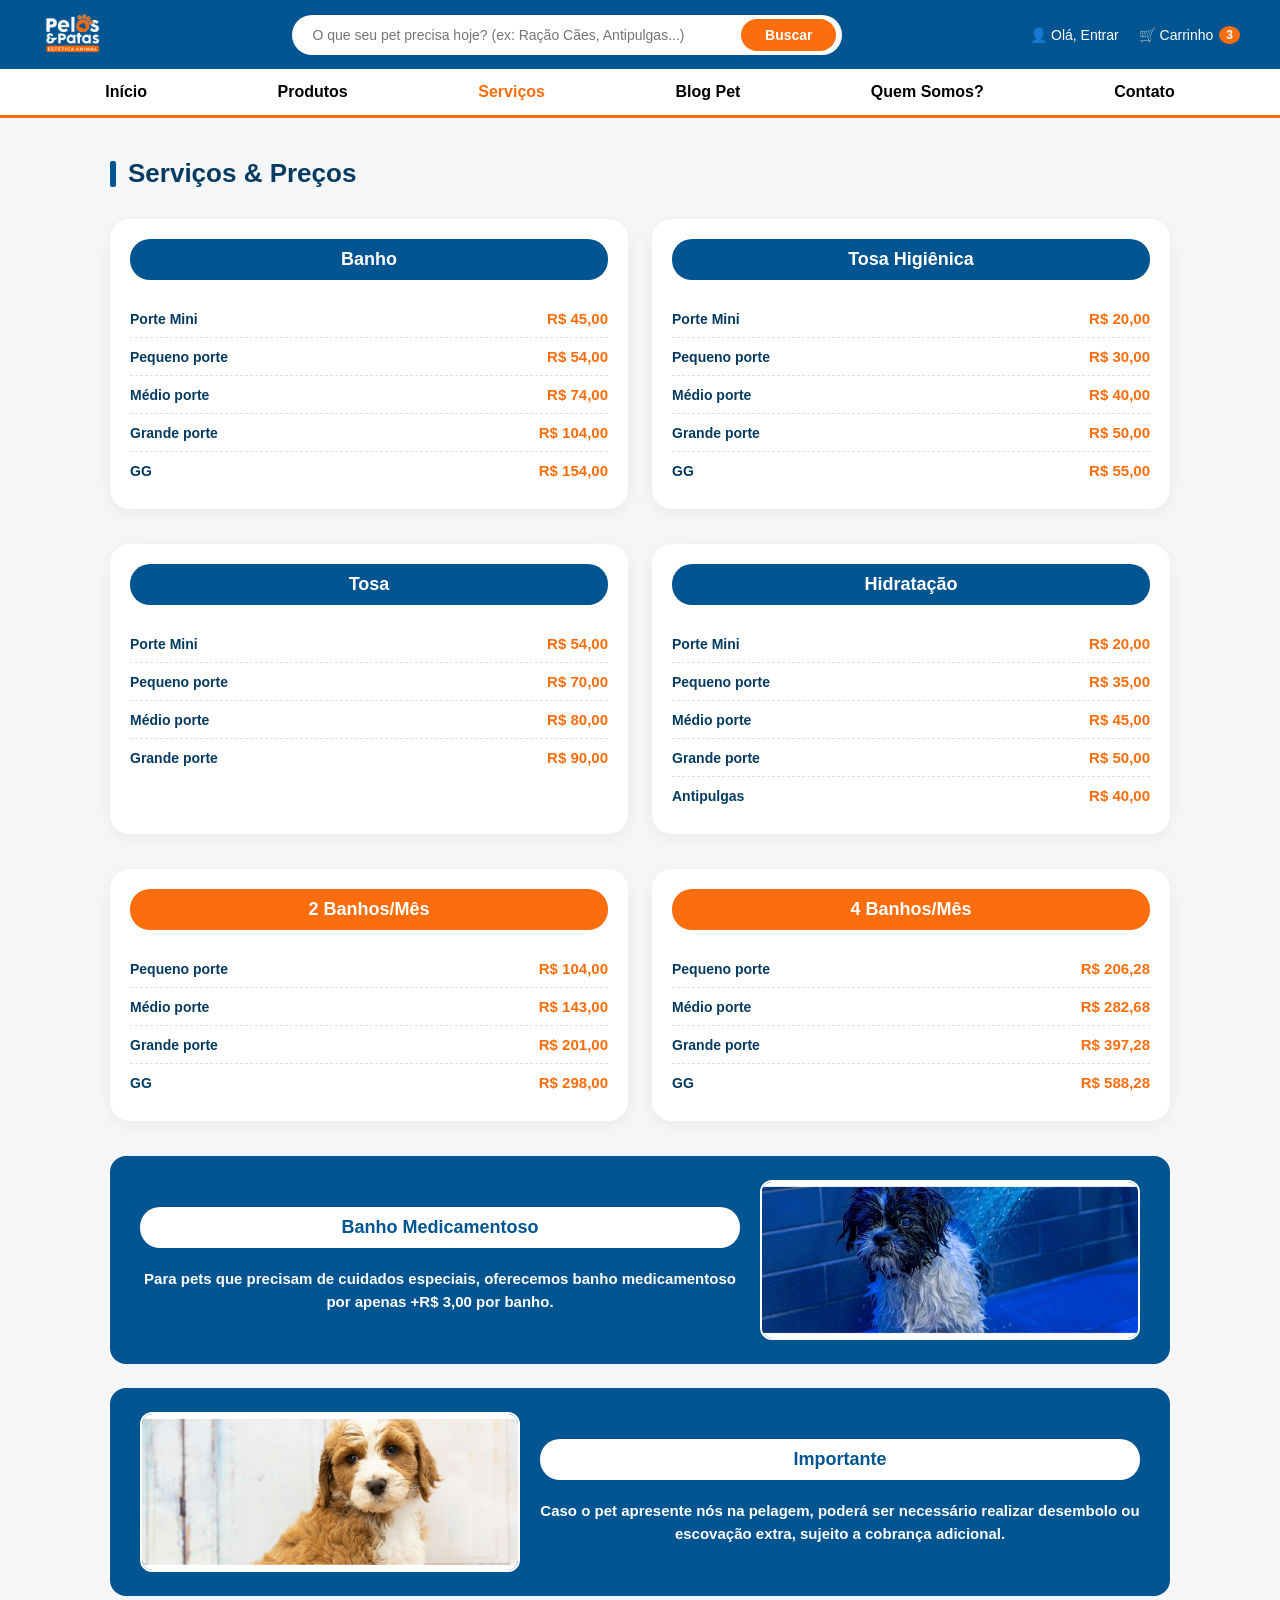
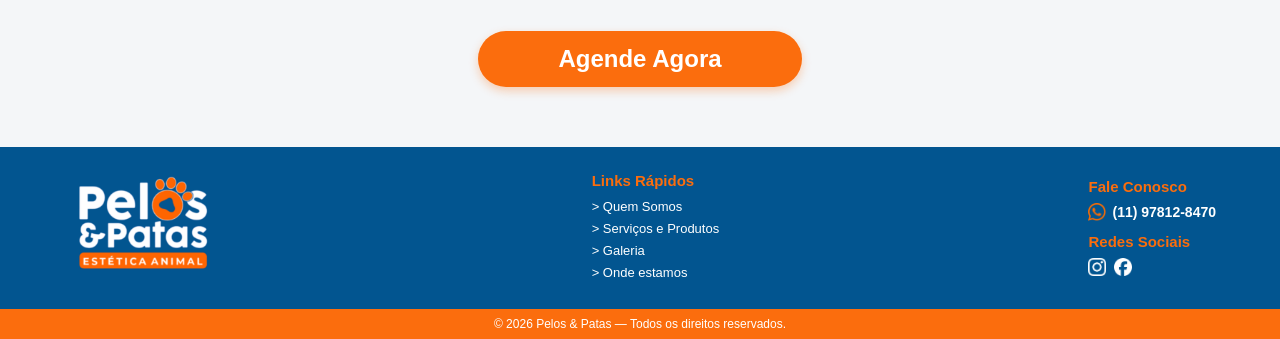
<file: servicos.html>
<!DOCTYPE html>
<html lang="pt-BR">
<head>
  <meta charset="UTF-8">
  <meta name="viewport" content="width=device-width, initial-scale=1.0">
  <title>Pelos e Patas - Serviços & Preços</title>
  <style>
    :root {
      --laranja: #fb6d0d;
      --azul: #025590;
      --azul-escuro: #063b61;
      --cinza-texto: #666;
      --cinza-claro: #f4f6f8;
      --branco: #ffffff;
    }

    * {
      box-sizing: border-box;
      margin: 0;
      padding: 0;
    }

    body {
      font-family: Arial, sans-serif;
      background: var(--cinza-claro);
      color: var(--azul-escuro);
      overflow-x: hidden;
    }

    /* BARRA SUPERIOR */
    .top-bar {
      background-color: var(--azul);
      color: var(--branco);
      padding: 12px 40px;
      display: flex;
      align-items: center;
      justify-content: space-between;
      gap: 20px;
      position: relative;
      z-index: 2;
    }

    .logo {
      display: flex;
      align-items: center;
      text-decoration: none;
    }

    .logo img {
      height: 45px;
      width: auto;
      object-fit: contain;
    }

    .search-box {
      background: var(--branco);
      border-radius: 30px;
      padding: 4px 6px 4px 20px;
      display: flex;
      align-items: center;
      width: 100%;
      max-width: 550px;
    }

    .search-box input {
      border: none;
      outline: none;
      width: 100%;
      font-size: 14px;
      color: var(--cinza-texto);
    }

    .search-box button {
      background: var(--laranja);
      color: var(--branco);
      border: none;
      padding: 8px 24px;
      border-radius: 20px;
      font-weight: bold;
      cursor: pointer;
      font-size: 14px;
    }

    .user-actions {
      display: flex;
      align-items: center;
      gap: 20px;
      font-size: 14px;
      white-space: nowrap;
    }

    .user-actions a {
      color: var(--branco);
      text-decoration: none;
      display: flex;
      align-items: center;
      gap: 6px;
    }

    .cart-badge {
      background: var(--laranja);
      color: var(--branco);
      border-radius: 50%;
      padding: 2px 7px;
      font-size: 12px;
      font-weight: bold;
    }

    /* NAV SECUNDÁRIO */
    .sub-nav {
      background: var(--branco);
      display: flex;
      justify-content: space-around;
      padding: 14px 40px;
      border-bottom: 3px solid var(--laranja);
      position: relative;
      z-index: 1;
    }

    .sub-nav a {
      color: #000;
      text-decoration: none;
      font-weight: bold;
      font-size: 16px;
      transition: color 0.2s ease;
    }

    .sub-nav a:hover,
    .sub-nav a.active {
      color: var(--laranja);
    }

    /* SEÇÃO SERVIÇOS & PREÇOS */
    .servicos-container {
      max-width: 1100px;
      margin: 40px auto;
      padding: 0 20px;
    }

    .servicos-titulo {
      display: flex;
      align-items: center;
      gap: 12px;
      margin-bottom: 30px;
    }

    .servicos-titulo .marca {
      width: 6px;
      height: 26px;
      background: var(--azul);
      border-radius: 2px;
    }

    .servicos-titulo h2 {
      font-size: 26px;
      color: var(--azul-escuro);
      font-weight: bold;
    }

    /* GRID DE CARDS */
    .grid-servicos {
      display: grid;
      grid-template-columns: repeat(2, 1fr);
      gap: 24px;
      margin-bottom: 35px;
    }

    .card-servico {
      background: var(--branco);
      border-radius: 20px;
      padding: 20px;
      box-shadow: 0 4px 15px rgba(0, 0, 0, 0.05);
    }

    .badge-servico {
      background-color: var(--azul);
      color: var(--branco);
      text-align: center;
      padding: 10px;
      border-radius: 20px;
      font-size: 18px;
      font-weight: bold;
      margin-bottom: 20px;
    }

    .badge-servico.laranja {
      background-color: var(--laranja);
    }

    .tabela-precos {
      width: 100%;
    }

    .linha-preco {
      display: flex;
      justify-content: space-between;
      align-items: center;
      padding: 10px 0;
      border-bottom: 1px dashed #e0e0e0;
    }

    .linha-preco:last-child {
      border-bottom: none;
    }

    .item-nome {
      color: var(--azul-escuro);
      font-weight: bold;
      font-size: 14px;
    }

    .item-valor {
      color: var(--laranja);
      font-weight: bold;
      font-size: 15px;
    }

    /* BANNERS INFORMATIVOS */
    .banner-info {
      background-color: var(--azul);
      border-radius: 16px;
      padding: 24px 30px;
      display: flex;
      align-items: center;
      justify-content: space-between;
      gap: 20px;
      margin-bottom: 24px;
      color: var(--branco);
    }

    .banner-texto {
      flex: 1;
    }

    .badge-banner {
      background: var(--branco);
      color: var(--azul);
      display: inline-block;
      width: 100%;
      text-align: center;
      padding: 10px;
      border-radius: 20px;
      font-size: 18px;
      font-weight: bold;
      margin-bottom: 20px;
    }

    .banner-texto p {
      font-size: 15px;
      line-height: 1.5;
      font-weight: bold;
      text-align: center;
    }

    .banner-imagem {
      width: 380px;
      height: 160px;
      border-radius: 12px;
      overflow: hidden;
      border: 2px solid var(--branco);
      flex-shrink: 0;
    }

    .banner-imagem img {
      width: 100%;
      height: 100%;
      object-fit: cover;
    }

    /* BOTÃO AGENDE AGORA */
    .agendamento-acao {
      text-align: center;
      margin-top: 35px;
    }

    .btn-agende-agora {
      display: inline-block;
      background-color: var(--laranja);
      color: var(--branco);
      font-size: 24px;
      font-weight: bold;
      padding: 14px 80px;
      border-radius: 30px;
      text-decoration: none;
      box-shadow: 0 4px 10px rgba(251, 109, 13, 0.3);
      transition: background 0.2s;
    }

    .btn-agende-agora:hover {
      background-color: #e05c00;
    }

    /* RODAPÉ COMPLETO */
    .site-footer {
      background-color: var(--azul);
      color: var(--branco);
      margin-top: 60px;
    }

    .footer-content {
      max-width: 1200px;
      margin: 0 auto;
      padding: 24px;
      display: flex;
      justify-content: space-between;
      align-items: center;
      gap: 30px;
      flex-wrap: wrap;
    }

    .footer-col-logo {
      display: flex;
      flex-direction: column;
      align-items: flex-start;
    }

    .footer-logo img {
      height: auto;
      max-height: 110px;
      width: auto;
      object-fit: contain;
    }

    .footer-col h3 {
      color: var(--laranja);
      font-size: 15px;
      margin-bottom: 8px;
    }

    .footer-col ul {
      list-style: none;
    }

    .footer-col li {
      margin-bottom: 4px;
    }

    .footer-col a {
      color: var(--branco);
      text-decoration: none;
      font-size: 13px;
    }

    .footer-col a:hover {
      text-decoration: underline;
    }

    .contact-item {
      display: flex;
      align-items: center;
      gap: 6px;
      font-size: 14px;
      font-weight: bold;
      margin-bottom: 12px;
    }

    .contact-item img {
      width: 18px;
      height: 18px;
      object-fit: contain;
    }

    .social-icons {
      display: flex;
      gap: 8px;
    }

    .social-icons img {
      width: 18px;
      height: 18px;
      object-fit: contain;
    }

    .footer-bottom {
      background-color: var(--laranja);
      text-align: center;
      padding: 8px;
      font-size: 12px;
      font-weight: normal;
      color: var(--branco);
    }

    @media (max-width: 768px) {
      .top-bar {
        flex-direction: column;
        padding: 16px 20px;
      }

      .sub-nav {
        flex-wrap: wrap;
        gap: 12px;
        padding: 12px 20px;
      }

      .grid-servicos {
        grid-template-columns: 1fr;
      }

      .banner-info {
        flex-direction: column;
      }

      .banner-info.inverso {
        flex-direction: column-reverse;
      }

      .banner-imagem {
        width: 100%;
      }

      .btn-agende-agora {
        width: 100%;
        padding: 14px 20px;
      }

      .footer-content {
        flex-direction: column;
        gap: 24px;
      }
    }
  </style>
</head>

<body>

  <!-- HEADER COMPLETO -->
  <header>
    <div class="top-bar">
      <a href="index.html" class="logo">
        <img src="assets/logo.png" alt="Pelos & Patas">
      </a>
      
      <div class="search-box">
        <input type="text" placeholder="O que seu pet precisa hoje? (ex: Ração Cães, Antipulgas...)">
        <button type="submit">Buscar</button>
      </div>

      <div class="user-actions">
        <a href="#">👤 Olá, Entrar</a>
        <a href="#">🛒 Carrinho <span class="cart-badge">3</span></a>
      </div>
    </div>

    <!-- NAVEGAÇÃO COM O LINK DE PRODUTOS CORRIGIDO -->
    <nav class="sub-nav">
      <a href="index.html">Início</a>
      <a href="index.html#produtos">Produtos</a>
      <a href="servicos.html" class="active">Serviços</a>
      <a href="blog.html">Blog Pet</a>
      <a href="quem-somos.html">Quem Somos?</a>
      <a href="contato.html">Contato</a>
    </nav>
  </header>

  <!-- SEÇÃO DE SERVIÇOS E PREÇOS -->
  <main class="servicos-container">
    <div class="servicos-titulo">
      <span class="marca"></span>
      <h2>Serviços & Preços</h2>
    </div>

    <!-- PRIMEIRA LINHA DE CARDS -->
    <section class="grid-servicos">
      <!-- CARD: BANHO -->
      <article class="card-servico">
        <div class="badge-servico">Banho</div>
        <div class="tabela-precos">
          <div class="linha-preco">
            <span class="item-nome">Porte Mini</span>
            <span class="item-valor">R$ 45,00</span>
          </div>
          <div class="linha-preco">
            <span class="item-nome">Pequeno porte</span>
            <span class="item-valor">R$ 54,00</span>
          </div>
          <div class="linha-preco">
            <span class="item-nome">Médio porte</span>
            <span class="item-valor">R$ 74,00</span>
          </div>
          <div class="linha-preco">
            <span class="item-nome">Grande porte</span>
            <span class="item-valor">R$ 104,00</span>
          </div>
          <div class="linha-preco">
            <span class="item-nome">GG</span>
            <span class="item-valor">R$ 154,00</span>
          </div>
        </div>
      </article>

      <!-- CARD: TOSA HIGIÊNICA -->
      <article class="card-servico">
        <div class="badge-servico">Tosa Higiênica</div>
        <div class="tabela-precos">
          <div class="linha-preco">
            <span class="item-nome">Porte Mini</span>
            <span class="item-valor">R$ 20,00</span>
          </div>
          <div class="linha-preco">
            <span class="item-nome">Pequeno porte</span>
            <span class="item-valor">R$ 30,00</span>
          </div>
          <div class="linha-preco">
            <span class="item-nome">Médio porte</span>
            <span class="item-valor">R$ 40,00</span>
          </div>
          <div class="linha-preco">
            <span class="item-nome">Grande porte</span>
            <span class="item-valor">R$ 50,00</span>
          </div>
          <div class="linha-preco">
            <span class="item-nome">GG</span>
            <span class="item-valor">R$ 55,00</span>
          </div>
        </div>
      </article>
    </section>

    <!-- SEGUNDA LINHA DE CARDS -->
    <section class="grid-servicos">
      <!-- CARD: TOSA -->
      <article class="card-servico">
        <div class="badge-servico">Tosa</div>
        <div class="tabela-precos">
          <div class="linha-preco">
            <span class="item-nome">Porte Mini</span>
            <span class="item-valor">R$ 54,00</span>
          </div>
          <div class="linha-preco">
            <span class="item-nome">Pequeno porte</span>
            <span class="item-valor">R$ 70,00</span>
          </div>
          <div class="linha-preco">
            <span class="item-nome">Médio porte</span>
            <span class="item-valor">R$ 80,00</span>
          </div>
          <div class="linha-preco">
            <span class="item-nome">Grande porte</span>
            <span class="item-valor">R$ 90,00</span>
          </div>
        </div>
      </article>

      <!-- CARD: HIDRATAÇÃO -->
      <article class="card-servico">
        <div class="badge-servico">Hidratação</div>
        <div class="tabela-precos">
          <div class="linha-preco">
            <span class="item-nome">Porte Mini</span>
            <span class="item-valor">R$ 20,00</span>
          </div>
          <div class="linha-preco">
            <span class="item-nome">Pequeno porte</span>
            <span class="item-valor">R$ 35,00</span>
          </div>
          <div class="linha-preco">
            <span class="item-nome">Médio porte</span>
            <span class="item-valor">R$ 45,00</span>
          </div>
          <div class="linha-preco">
            <span class="item-nome">Grande porte</span>
            <span class="item-valor">R$ 50,00</span>
          </div>
          <div class="linha-preco">
            <span class="item-nome">Antipulgas</span>
            <span class="item-valor">R$ 40,00</span>
          </div>
        </div>
      </article>
    </section>

    <!-- TERCEIRA LINHA DE CARDS (PACOTES/PLANOS) -->
    <section class="grid-servicos">
      <!-- CARD: 2 BANHOS/MÊS -->
      <article class="card-servico">
        <div class="badge-servico laranja">2 Banhos/Mês</div>
        <div class="tabela-precos">
          <div class="linha-preco">
            <span class="item-nome">Pequeno porte</span>
            <span class="item-valor">R$ 104,00</span>
          </div>
          <div class="linha-preco">
            <span class="item-nome">Médio porte</span>
            <span class="item-valor">R$ 143,00</span>
          </div>
          <div class="linha-preco">
            <span class="item-nome">Grande porte</span>
            <span class="item-valor">R$ 201,00</span>
          </div>
          <div class="linha-preco">
            <span class="item-nome">GG</span>
            <span class="item-valor">R$ 298,00</span>
          </div>
        </div>
      </article>

      <!-- CARD: 4 BANHOS/MÊS -->
      <article class="card-servico">
        <div class="badge-servico laranja">4 Banhos/Mês</div>
        <div class="tabela-precos">
          <div class="linha-preco">
            <span class="item-nome">Pequeno porte</span>
            <span class="item-valor">R$ 206,28</span>
          </div>
          <div class="linha-preco">
            <span class="item-nome">Médio porte</span>
            <span class="item-valor">R$ 282,68</span>
          </div>
          <div class="linha-preco">
            <span class="item-nome">Grande porte</span>
            <span class="item-valor">R$ 397,28</span>
          </div>
          <div class="linha-preco">
            <span class="item-nome">GG</span>
            <span class="item-valor">R$ 588,28</span>
          </div>
        </div>
      </article>
    </section>

    <!-- BANNERS INFORMATIVOS COM IMAGENS -->
    <section class="banner-info">
      <div class="banner-texto">
        <span class="badge-banner">Banho Medicamentoso</span>
        <p>Para pets que precisam de cuidados especiais, oferecemos banho medicamentoso por apenas +R$ 3,00 por banho.</p>
      </div>
      <div class="banner-imagem">
        <img src="assets/cachorrobanho.png" alt="Cachorro no banho medicamentoso">
      </div>
    </section>

    <section class="banner-info inverso">
      <div class="banner-imagem">
        <img src="assets/cachorropeludo.png" alt="Cachorro peludo precisando de desembolo">
      </div>
      <div class="banner-texto">
        <span class="badge-banner">Importante</span>
        <p>Caso o pet apresente nós na pelagem, poderá ser necessário realizar desembolo ou escovação extra, sujeito a cobrança adicional.</p>
      </div>
    </section>

    <!-- BOTÃO DE AGENDAMENTO FINAL -->
    <div class="agendamento-acao">
      <a href="agendamento.html" class="btn-agende-agora">Agende Agora</a>
    </div>
  </main>

  <!-- RODAPÉ COMPLETO -->
  <footer class="site-footer">
    <div class="footer-content">
      <div class="footer-col-logo">
        <a href="index.html" class="footer-logo">
          <img src="assets/logo2.png" alt="Pelos & Patas Estética Animal">
        </a>
      </div>

      <div class="footer-col">
        <h3>Links Rápidos</h3>
        <ul>
          <li><a href="quem-somos.html">&gt; Quem Somos</a></li>
          <li><a href="index.html#produtos">&gt; Serviços e Produtos</a></li>
          <li><a href="#">&gt; Galeria</a></li>
          <li><a href="#">&gt; Onde estamos</a></li>
        </ul>
      </div>

      <div class="footer-col">
        <h3>Fale Conosco</h3>
        <div class="contact-item">
          <img src="assets/whatsapp.png" alt="WhatsApp">
          <span>(11) 97812-8470</span>
        </div>

        <h3>Redes Sociais</h3>
        <div class="social-icons">
          <a href="#" title="Instagram">
            <img src="assets/instagram.png" alt="Instagram">
          </a>
          <a href="#" title="Facebook">
            <img src="assets/facebook.png" alt="Facebook">
          </a>
        </div>
      </div>
    </div>

    <div class="footer-bottom">
      &copy; 2026 Pelos & Patas — Todos os direitos reservados.
    </div>
  </footer>

</body>
</html>
</file>
<file: guia-de-estilo/style.css>
/* ===================================================
   PALETA DE CORES & BASE TIPOGRÁFICA (PELOS & PATAS)
   =================================================== */
:root {
  --azul-escuro: #004B82;
  --laranja-destaque: #FF6600;
  --texto-principal: #222222;
  --texto-suave: #555555;
  --fundo-pagina: #FFFFFF;
  --fundo-bloco: #F4F7FA;
  
  /* Tamanho base para o controle interativo via JS */
  --base-font-size: 16px;
}

* {
  box-sizing: border-box;
  margin: 0;
  padding: 0;
}

body {
  font-family: 'Segoe UI', -apple-system, BlinkMacSystemFont, Roboto, sans-serif;
  font-size: var(--base-font-size);
  color: var(--texto-principal);
  background-color: var(--fundo-pagina);
  line-height: 1.6;
  padding: 40px 20px;
}

/* CABEÇALHO */
.top-header {
  max-width: 800px;
  margin: 0 auto 30px auto;
}

.breadcrumbs {
  font-size: 0.8rem;
  font-weight: 700;
  color: var(--laranja-destaque);
  letter-spacing: 1px;
  text-transform: uppercase;
}

.top-header h1 {
  font-size: 2.8rem;
  font-weight: 800;
  color: var(--azul-escuro);
  line-height: 1.1;
  margin: 10px 0;
}

.subtitle {
  font-size: 1.15rem;
  color: var(--texto-suave);
}

/* MAIN CONTENT */
.main-content {
  max-width: 800px;
  margin: 0 auto;
}

/* FERRAMENTA INTERATIVA */
.interactive-lab {
  background: var(--fundo-bloco);
  padding: 24px;
  border-radius: 8px;
  border-left: 4px solid var(--laranja-destaque);
  margin-bottom: 40px;
}

.tag-label {
  font-size: 0.75rem;
  font-weight: 700;
  color: var(--laranja-destaque);
  letter-spacing: 1px;
}

.interactive-lab h2 {
  font-size: 1.5rem;
  color: var(--azul-escuro);
  margin: 4px 0 8px 0;
}

.controls {
  display: flex;
  gap: 10px;
  margin-top: 16px;
}

.controls button {
  background: var(--azul-escuro);
  color: #ffffff;
  border: none;
  padding: 8px 16px;
  font-size: 0.9rem;
  font-weight: 600;
  border-radius: 4px;
  cursor: pointer;
  transition: background 0.2s;
}

.controls button:hover {
  background: var(--laranja-destaque);
}

/* ARTIGO & ESCALA TIPOGRÁFICA */
.step-number {
  font-size: 1.2rem;
  font-weight: 700;
  color: var(--laranja-destaque);
}

.article-body h2 {
  font-size: 2rem;
  color: var(--azul-escuro);
  line-height: 1.2;
  margin-bottom: 4px;
}

.meta-info {
  font-size: 0.85rem;
  color: var(--texto-suave);
  margin-bottom: 24px;
}

.article-body h3 {
  font-size: 1.4rem;
  color: var(--azul-escuro);
  margin: 28px 0 8px 0;
}

.article-body p {
  margin-bottom: 16px;
}

blockquote {
  border-left: 3px solid var(--laranja-destaque);
  padding-left: 16px;
  font-style: italic;
  color: var(--texto-suave);
  margin: 20px 0;
}

.scale-list {
  list-style: none;
  margin: 16px 0;
}

.scale-list li {
  margin-bottom: 8px;
  font-size: 0.95rem;
}

.scale-list strong {
  color: var(--azul-escuro);
}

/* RODAPÉ */
.main-footer {
  max-width: 800px;
  margin: 40px auto 0 auto;
  padding-top: 20px;
  border-top: 1px solid #E2E8F0;
  font-size: 0.85rem;
  color: var(--texto-suave);
}
</file>
